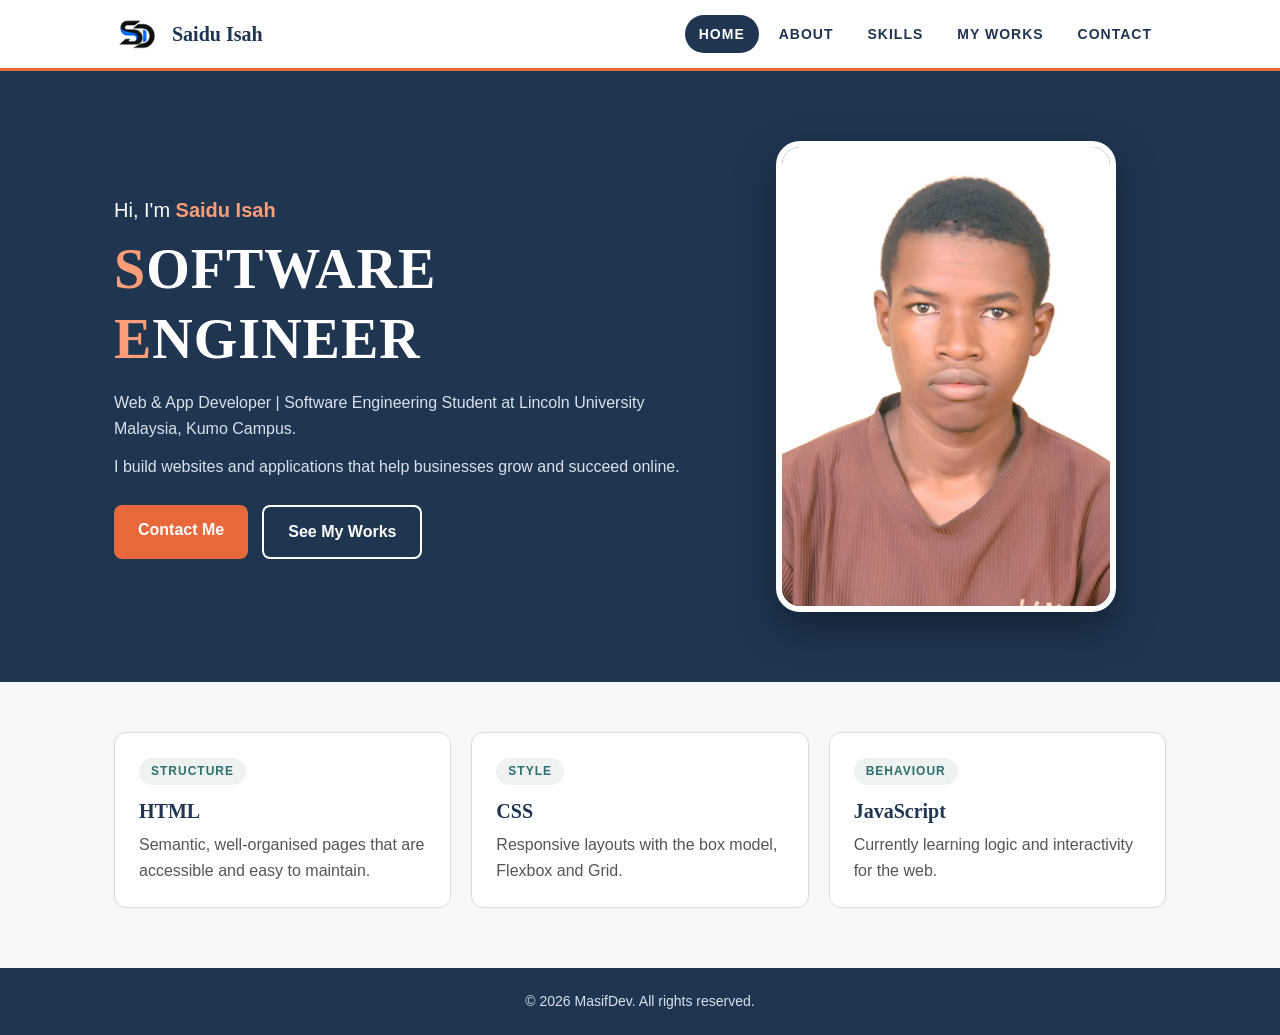
<file: index.html>
<!DOCTYPE html>
<html lang="en">
<head>
  <meta charset="UTF-8">
  <meta name="viewport" content="width=device-width, initial-scale=1.0">
  <title>Home | Saidu Isah</title>
  <link rel="stylesheet" href="css/styles.css">
</head>
<body>
  <header>
    <nav class="navbar">
      <a class="site-name" href="index.html">
        <img src="images/logo.png" alt="SD logo">
        <span>Saidu Isah</span>
      </a>
      <div class="nav-links">
        <a href="index.html" class="active">HOME</a>
        <a href="about.html">ABOUT</a>
        <a href="skills.html">SKILLS</a>
        <a href="projects.html">MY WORKS</a>
        <a href="contact.html">CONTACT</a>
      </div>
    </nav>
  </header>

  <main class="home">
    <section class="hero">
      <div class="hero-inner">
        <div class="hero-text">
          <p class="hello">Hi, I'm <span>Saidu Isah</span></p>
          <h1><span>S</span>OFTWARE <span>E</span>NGINEER</h1>
          <p class="tagline">Web &amp; App Developer | Software Engineering Student at Lincoln University Malaysia, Kumo Campus.</p>
          <p class="tagline">I build websites and applications that help businesses grow and succeed online.</p>
          <div class="hero-buttons">
            <a class="btn" href="https://wa.me/2349063900844" target="_blank" rel="noopener">Contact Me</a>
            <a class="btn btn-outline" href="projects.html">See My Works</a>
          </div>
        </div>
        <div class="hero-photo">
          <img src="images/passport.jpg" alt="Portrait of Saidu Isah">
        </div>
      </div>
    </section>

    <section class="highlights-wrap">
      <div class="highlights">
        <article class="card">
          <span class="badge">STRUCTURE</span>
          <h3>HTML</h3>
          <p>Semantic, well-organised pages that are accessible and easy to maintain.</p>
        </article>
        <article class="card">
          <span class="badge">STYLE</span>
          <h3>CSS</h3>
          <p>Responsive layouts with the box model, Flexbox and Grid.</p>
        </article>
        <article class="card">
          <span class="badge">BEHAVIOUR</span>
          <h3>JavaScript</h3>
          <p>Currently learning logic and interactivity for the web.</p>
        </article>
      </div>
    </section>
  </main>
  <footer>
    <p>&copy; 2026 MasifDev. All rights reserved.</p>
  </footer>
</body>
</html>
</file>
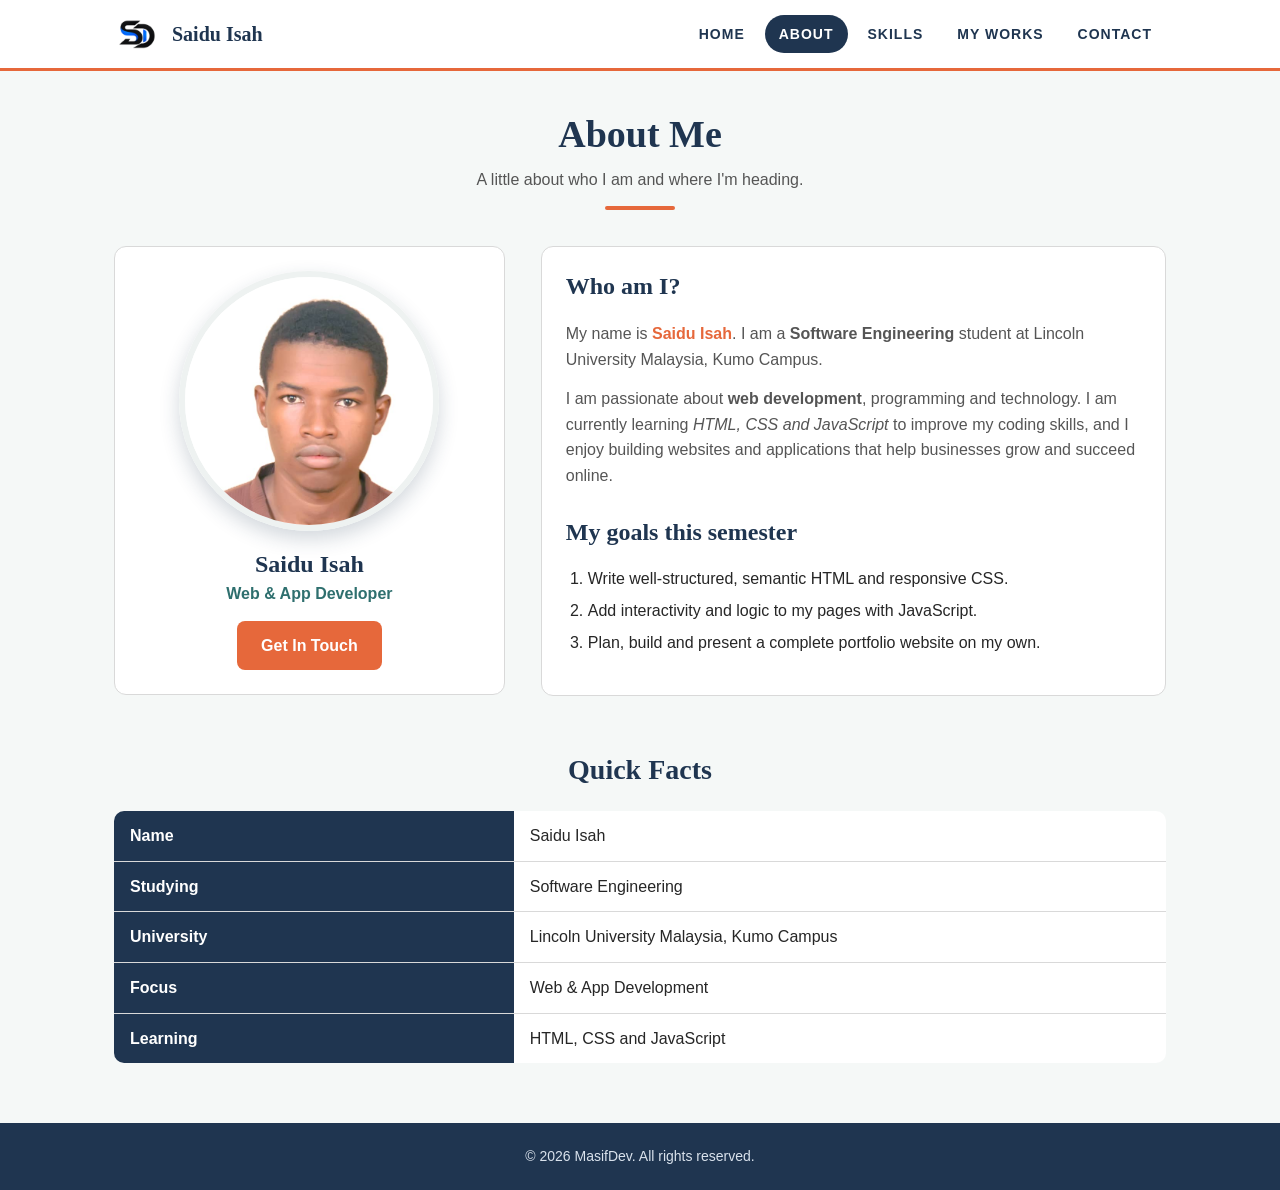
<file: about.html>
<!DOCTYPE html>
<html lang="en">
<head>
  <meta charset="UTF-8">
  <meta name="viewport" content="width=device-width, initial-scale=1.0">
  <title>About | Saidu Isah</title>
  <link rel="stylesheet" href="css/styles.css">
</head>
<body>
  <header>
    <nav class="navbar">
      <a class="site-name" href="index.html">
        <img src="images/logo.png" alt="SD logo">
        <span>Saidu Isah</span>
      </a>
      <div class="nav-links">
        <a href="index.html">HOME</a>
        <a href="about.html" class="active">ABOUT</a>
        <a href="skills.html">SKILLS</a>
        <a href="projects.html">MY WORKS</a>
        <a href="contact.html">CONTACT</a>
      </div>
    </nav>
  </header>

  <main>
    <section class="page-title">
      <h1>About Me</h1>
      <p>A little about who I am and where I'm heading.</p>
      <div class="accent-line"></div>
    </section>

    <div class="about-grid">
      <aside class="card profile-card">
        <img src="images/passport.jpg" alt="Portrait of Saidu Isah">
        <h2>Saidu Isah</h2>
        <p class="role">Web &amp; App Developer</p>
        <a class="btn" href="contact.html">Get In Touch</a>
      </aside>

      <article class="card about-text">
        <h2>Who am I?</h2>
        <p>
          My name is <span class="highlight">Saidu Isah</span>. I am a
          <strong>Software Engineering</strong> student at Lincoln University
          Malaysia, Kumo Campus.
        </p>
        <p>
          I am passionate about <strong>web development</strong>, programming and
          technology. I am currently learning <em>HTML, CSS and JavaScript</em>
          to improve my coding skills, and I enjoy building websites and
          applications that help businesses grow and succeed online.
        </p>

        <h2>My goals this semester</h2>
        <ol class="goals">
          <li>Write well-structured, semantic HTML and responsive CSS.</li>
          <li>Add interactivity and logic to my pages with JavaScript.</li>
          <li>Plan, build and present a complete portfolio website on my own.</li>
        </ol>
      </article>
    </div>

    <h2 class="section-heading">Quick Facts</h2>
    <table>
      <tr><th>Name</th><td>Saidu Isah</td></tr>
      <tr><th>Studying</th><td>Software Engineering</td></tr>
      <tr><th>University</th><td>Lincoln University Malaysia, Kumo Campus</td></tr>
      <tr><th>Focus</th><td>Web &amp; App Development</td></tr>
      <tr><th>Learning</th><td>HTML, CSS and JavaScript</td></tr>
    </table>
  </main>
  <footer>
    <p>&copy; 2026 MasifDev. All rights reserved.</p>
  </footer>
</body>
</html>
</file>
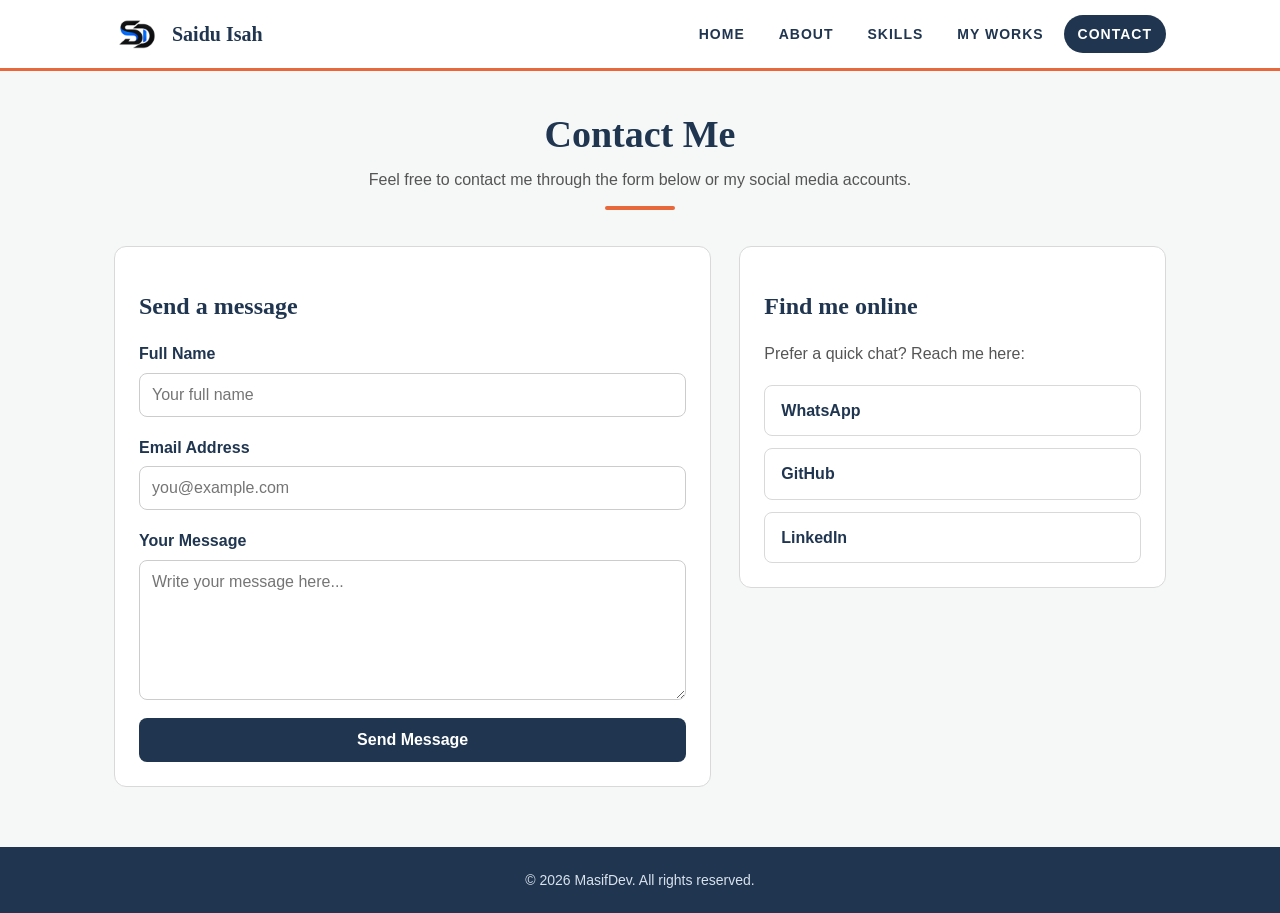
<file: contact.html>
<!DOCTYPE html>
<html lang="en">
<head>
  <meta charset="UTF-8">
  <meta name="viewport" content="width=device-width, initial-scale=1.0">
  <title>Contact | Saidu Isah</title>
  <link rel="stylesheet" href="css/styles.css">
</head>
<body>
  <header>
    <nav class="navbar">
      <a class="site-name" href="index.html">
        <img src="images/logo.png" alt="SD logo">
        <span>Saidu Isah</span>
      </a>
      <div class="nav-links">
        <a href="index.html">HOME</a>
        <a href="about.html">ABOUT</a>
        <a href="skills.html">SKILLS</a>
        <a href="projects.html">MY WORKS</a>
        <a href="contact.html" class="active">CONTACT</a>
      </div>
    </nav>
  </header>

  <main>
    <section class="page-title">
      <h1>Contact Me</h1>
      <p>Feel free to contact me through the form below or my social media accounts.</p>
      <div class="accent-line"></div>
    </section>

    <div class="contact-grid">
      <section class="card">
        <h2>Send a message</h2>
        <form action="#" method="post">
          <label for="name">Full Name</label>
          <input type="text" id="name" name="name" placeholder="Your full name" required>

          <label for="email">Email Address</label>
          <input type="email" id="email" name="email" placeholder="you@example.com" required>

          <label for="message">Your Message</label>
          <textarea id="message" name="message" placeholder="Write your message here..." required></textarea>

          <button type="submit">Send Message</button>
        </form>
      </section>

      <aside class="card">
        <h2>Find me online</h2>
        <p>Prefer a quick chat? Reach me here:</p>
        <div class="contact-links">
          <a href="https://wa.me/2349063900844" target="_blank" rel="noopener">WhatsApp</a>
          <a href="https://github.com/" target="_blank" rel="noopener">GitHub</a>
          <a href="https://linkedin.com/" target="_blank" rel="noopener">LinkedIn</a>
        </div>
      </aside>
    </div>
  </main>
  <footer>
    <p>&copy; 2026 MasifDev. All rights reserved.</p>
  </footer>
</body>
</html>
</file>
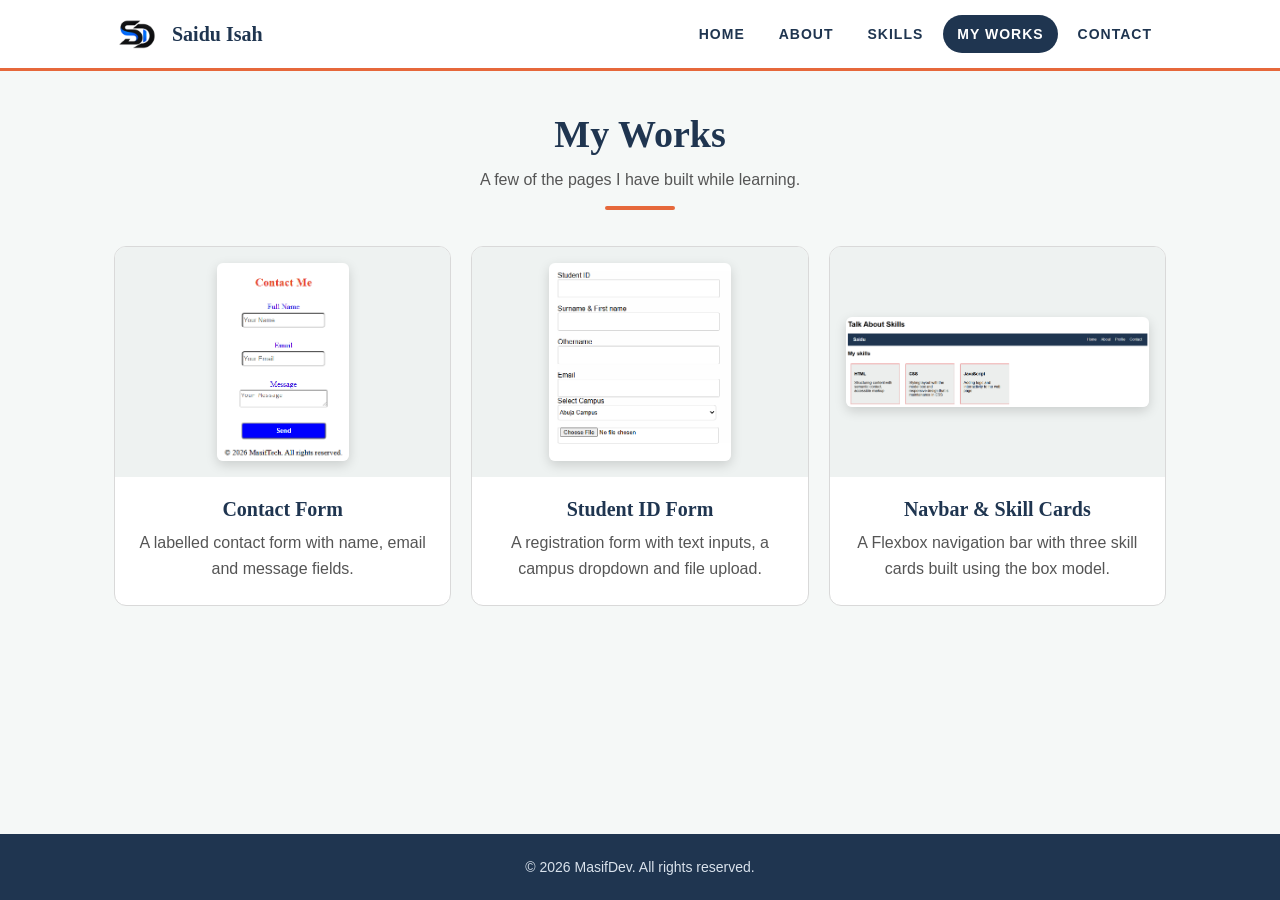
<file: projects.html>
<!DOCTYPE html>
<html lang="en">
<head>
  <meta charset="UTF-8">
  <meta name="viewport" content="width=device-width, initial-scale=1.0">
  <title>My Works | Saidu Isah</title>
  <link rel="stylesheet" href="css/styles.css">
</head>
<body>
  <header>
    <nav class="navbar">
      <a class="site-name" href="index.html">
        <img src="images/logo.png" alt="SD logo">
        <span>Saidu Isah</span>
      </a>
      <div class="nav-links">
        <a href="index.html">HOME</a>
        <a href="about.html">ABOUT</a>
        <a href="skills.html">SKILLS</a>
        <a href="projects.html" class="active">MY WORKS</a>
        <a href="contact.html">CONTACT</a>
      </div>
    </nav>
  </header>

  <main>
    <section class="page-title">
      <h1>My Works</h1>
      <p>A few of the pages I have built while learning.</p>
      <div class="accent-line"></div>
    </section>

    <section class="gallery">
      <article class="card gallery-item">
        <div class="shot"><img src="images/contact-form.png" alt="Screenshot of a contact form page"></div>
        <div class="caption">
          <h3>Contact Form</h3>
          <p>A labelled contact form with name, email and message fields.</p>
        </div>
      </article>
      <article class="card gallery-item">
        <div class="shot"><img src="images/id-card.png" alt="Screenshot of a student ID registration form"></div>
        <div class="caption">
          <h3>Student ID Form</h3>
          <p>A registration form with text inputs, a campus dropdown and file upload.</p>
        </div>
      </article>
      <article class="card gallery-item">
        <div class="shot"><img src="images/navbar.png" alt="Screenshot of a Flexbox navigation bar with skill cards"></div>
        <div class="caption">
          <h3>Navbar &amp; Skill Cards</h3>
          <p>A Flexbox navigation bar with three skill cards built using the box model.</p>
        </div>
      </article>
    </section>
  </main>
  <footer>
    <p>&copy; 2026 MasifDev. All rights reserved.</p>
  </footer>
</body>
</html>
</file>
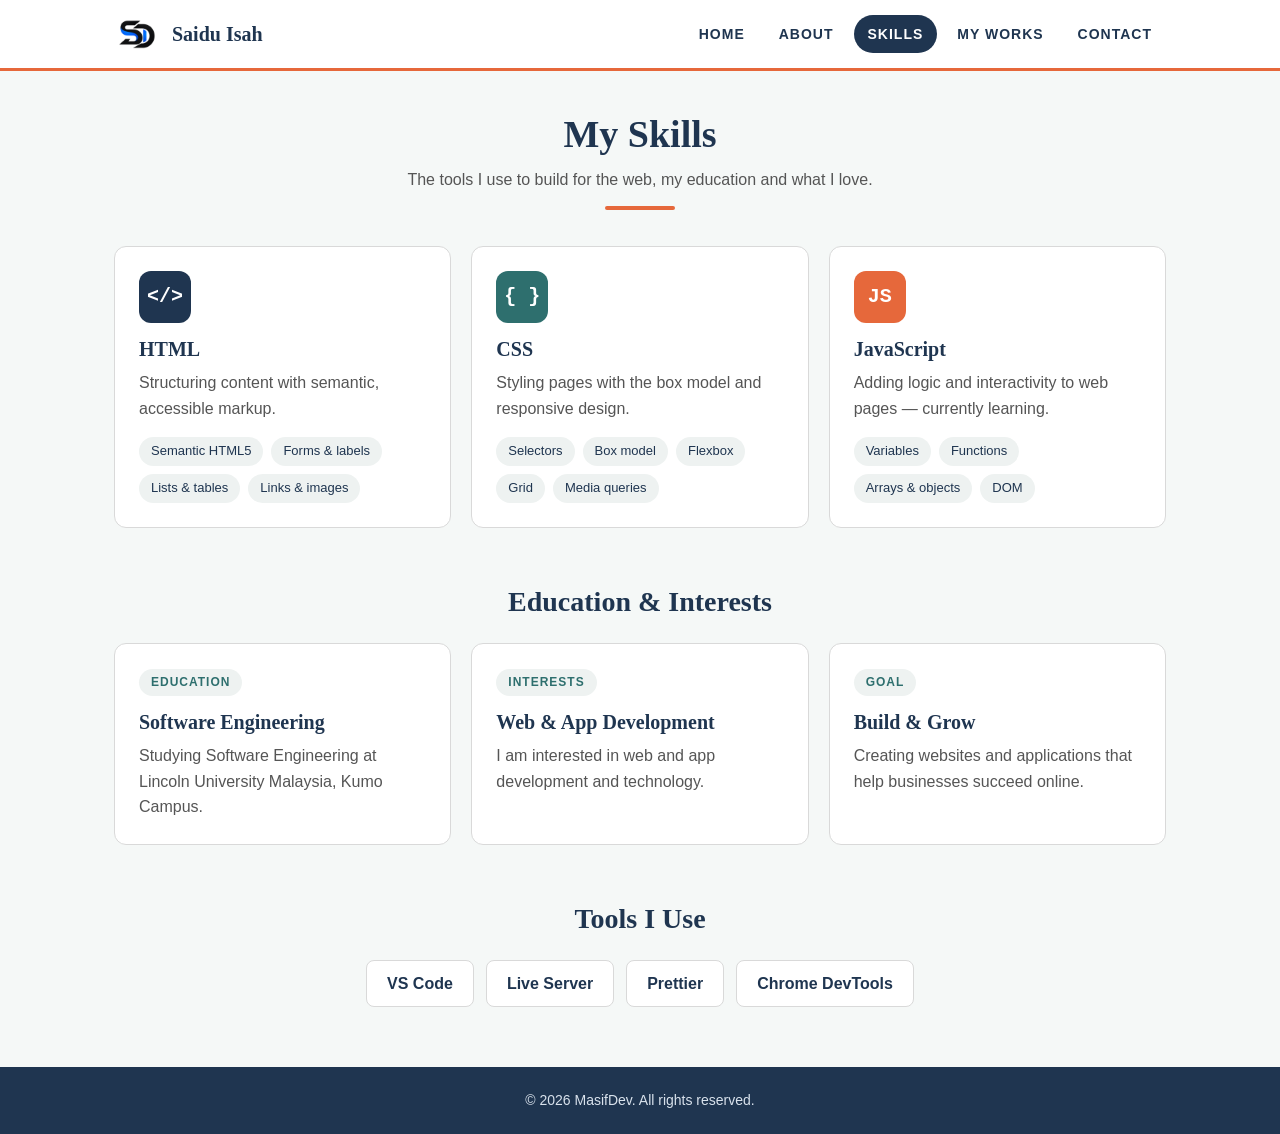
<file: skills.html>
<!DOCTYPE html>
<html lang="en">
<head>
  <meta charset="UTF-8">
  <meta name="viewport" content="width=device-width, initial-scale=1.0">
  <title>Skills | Saidu Isah</title>
  <link rel="stylesheet" href="css/styles.css">
</head>
<body>
  <header>
    <nav class="navbar">
      <a class="site-name" href="index.html">
        <img src="images/logo.png" alt="SD logo">
        <span>Saidu Isah</span>
      </a>
      <div class="nav-links">
        <a href="index.html">HOME</a>
        <a href="about.html">ABOUT</a>
        <a href="skills.html" class="active">SKILLS</a>
        <a href="projects.html">MY WORKS</a>
        <a href="contact.html">CONTACT</a>
      </div>
    </nav>
  </header>

  <main>
    <section class="page-title">
      <h1>My Skills</h1>
      <p>The tools I use to build for the web, my education and what I love.</p>
      <div class="accent-line"></div>
    </section>

    <section class="skills-grid">
      <article class="card">
        <div class="skill-icon">&lt;/&gt;</div>
        <h3>HTML</h3>
        <p>Structuring content with semantic, accessible markup.</p>
        <ul class="tag-list">
          <li>Semantic HTML5</li>
          <li>Forms &amp; labels</li>
          <li>Lists &amp; tables</li>
          <li>Links &amp; images</li>
        </ul>
      </article>
      <article class="card">
        <div class="skill-icon css-icon">{ }</div>
        <h3>CSS</h3>
        <p>Styling pages with the box model and responsive design.</p>
        <ul class="tag-list">
          <li>Selectors</li>
          <li>Box model</li>
          <li>Flexbox</li>
          <li>Grid</li>
          <li>Media queries</li>
        </ul>
      </article>
      <article class="card">
        <div class="skill-icon js-icon">JS</div>
        <h3>JavaScript</h3>
        <p>Adding logic and interactivity to web pages &mdash; currently learning.</p>
        <ul class="tag-list">
          <li>Variables</li>
          <li>Functions</li>
          <li>Arrays &amp; objects</li>
          <li>DOM</li>
        </ul>
      </article>
    </section>

    <h2 class="section-heading">Education &amp; Interests</h2>
    <section class="info-grid">
      <article class="card">
        <span class="badge">EDUCATION</span>
        <h3>Software Engineering</h3>
        <p>Studying Software Engineering at Lincoln University Malaysia, Kumo Campus.</p>
      </article>
      <article class="card">
        <span class="badge">INTERESTS</span>
        <h3>Web &amp; App Development</h3>
        <p>I am interested in web and app development and technology.</p>
      </article>
      <article class="card">
        <span class="badge">GOAL</span>
        <h3>Build &amp; Grow</h3>
        <p>Creating websites and applications that help businesses succeed online.</p>
      </article>
    </section>

    <h2 class="section-heading">Tools I Use</h2>
    <ul class="tools-list">
      <li>VS Code</li>
      <li>Live Server</li>
      <li>Prettier</li>
      <li>Chrome DevTools</li>
    </ul>
  </main>
  <footer>
    <p>&copy; 2026 MasifDev. All rights reserved.</p>
  </footer>
</body>
</html>
</file>
<file: css/styles.css>
* {
  box-sizing: border-box;
}

body {
  margin: 0;
  font-family: 'Segoe UI', Arial, sans-serif;
  color: #262626;
  line-height: 1.6;
  background-color: #f5f8f7;
}

h1, h2, h3 {
  font-family: Georgia, serif;
  color: #1f3550;
  line-height: 1.25;
}

a {
  color: #2e6f6e;
}

img {
  max-width: 100%;
  height: auto;
}

header {
  background-color: #ffffff;
  border-bottom: 3px solid #e6683b;
}

.navbar {
  display: flex;
  flex-wrap: wrap;
  justify-content: space-between;
  align-items: center;
  gap: 12px;
  max-width: 1100px;
  margin: 0 auto;
  padding: 10px 24px;
}

.site-name {
  display: flex;
  align-items: center;
  gap: 10px;
  font-family: Georgia, serif;
  font-weight: bold;
  font-size: 20px;
  color: #1f3550;
  text-decoration: none;
}

.site-name img {
  width: 48px;
  height: 48px;
  object-fit: contain;
}

.nav-links {
  display: flex;
  flex-wrap: wrap;
  gap: 6px;
}

.nav-links a {
  padding: 8px 14px;
  border-radius: 20px;
  font-size: 14px;
  font-weight: bold;
  letter-spacing: 1px;
  text-decoration: none;
  color: #1f3550;
  transition: 0.3s;
}

.nav-links a:hover {
  background-color: #eef2f1;
  color: #e6683b;
}

/* the page you are on */
.nav-links a.active {
  background-color: #1f3550;
  color: #ffffff;
}

main {
  max-width: 1100px;
  margin: 0 auto;
  padding: 40px 24px 60px;
}

.page-title {
  text-align: center;
  margin-bottom: 36px;
}

.page-title h1 {
  margin: 0 0 8px;
  font-size: 38px;
}

.page-title p {
  margin: 0 auto;
  max-width: 560px;
  color: #555555;
}

.page-title .accent-line {
  width: 70px;
  height: 4px;
  margin: 14px auto 0;
  border-radius: 2px;
  background-color: #e6683b;
}

.btn {
  display: inline-block;
  padding: 12px 24px;
  border-radius: 8px;
  font-weight: bold;
  text-decoration: none;
  background-color: #e6683b;
  color: #ffffff;
  transition: 0.3s;
}

.btn:hover {
  background-color: #c9532a;
  transform: translateY(-3px);
}

.btn-outline {
  background-color: transparent;
  color: #ffffff;
  border: 2px solid #ffffff;
}

.btn-outline:hover {
  background-color: #ffffff;
  color: #1f3550;
}

.hero {
  background-color: #1f3550;
  color: #ffffff;
}

.hero-inner {
  display: grid;
  grid-template-columns: 1.3fr 1fr;
  align-items: center;
  gap: 40px;
  max-width: 1100px;
  margin: 0 auto;
  padding: 70px 24px;
}

.hero .hello {
  margin: 0;
  font-size: 20px;
  color: #ffffff;
  font-family: 'Segoe UI', Arial, sans-serif;
}

.hero .hello span {
  color: #ff9d78;
  font-weight: bold;
}

.hero h1 {
  margin: 8px 0 16px;
  font-size: 56px;
  letter-spacing: 1px;
  color: #ffffff;
}

.hero h1 span {
  color: #ff9d78;
}

.hero .tagline {
  margin: 0 0 12px;
  color: #d9e2ec;
}

.hero-buttons {
  display: flex;
  flex-wrap: wrap;
  gap: 14px;
  margin-top: 26px;
}

.hero-photo {
  display: flex;
  justify-content: center;
}

.hero-photo img {
  width: 100%;
  max-width: 340px;
  border: 6px solid #ffffff;
  border-radius: 24px;
  box-shadow: 0 16px 40px rgba(0, 0, 0, 0.35);
  display: block;
  transition: 0.4s;
}

.hero-photo img:hover {
  transform: rotate(-2deg) scale(1.03);
}

.highlights {
  display: grid;
  grid-template-columns: repeat(3, 1fr);
  gap: 20px;
}

main.home {
  max-width: none;
  padding: 0;
}

.highlights-wrap {
  max-width: 1100px;
  margin: 0 auto;
  padding: 50px 24px 60px;
}

.card {
  padding: 24px;
  border: 1px solid #d9d9d9;
  border-radius: 12px;
  background-color: #ffffff;
  transition: 0.3s;
}

.card:hover {
  transform: translateY(-8px);
  box-shadow: 0 10px 24px rgba(31, 53, 80, 0.15);
}

.card h3 {
  margin: 0 0 8px;
  font-size: 20px;
}

.card p {
  margin: 0;
  color: #555555;
}

.card .badge {
  display: inline-block;
  margin-bottom: 14px;
  padding: 4px 12px;
  border-radius: 20px;
  font-size: 12px;
  font-weight: bold;
  letter-spacing: 1px;
  background-color: #eef2f1;
  color: #2e6f6e;
}

.about-grid {
  display: grid;
  grid-template-columns: 1fr 1.6fr;
  gap: 36px;
  align-items: start;
}

.profile-card {
  display: flex;
  flex-direction: column;
  align-items: center;
  text-align: center;
}

.profile-card img {
  width: 100%;
  max-width: 260px;
  aspect-ratio: 1 / 1;
  object-fit: cover;
  object-position: top;
  border-radius: 50%;
  border: 6px solid #eef2f1;
  box-shadow: 0 8px 20px rgba(31, 53, 80, 0.2);
}

.profile-card h2 {
  margin: 18px 0 2px;
  font-size: 24px;
}

.profile-card .role {
  margin: 0 0 14px;
  color: #2e6f6e;
  font-weight: bold;
}

.about-text h2 {
  margin-top: 0;
}

.about-text h2:not(:first-child) {
  margin-top: 28px;
}

.about-text .highlight {
  color: #e6683b;
  font-weight: bold;
}

.goals {
  padding-left: 22px;
}

.goals li {
  margin-bottom: 6px;
}


table {
  width: 100%;
  border-collapse: collapse;
  background-color: #ffffff;
  border-radius: 10px;
  overflow: hidden;
}

th, td {
  padding: 12px 16px;
  text-align: left;
  border-bottom: 1px solid #d9d9d9;
}

th {
  width: 38%;
  background-color: #1f3550;
  color: #ffffff;
}

tr:last-child th,
tr:last-child td {
  border-bottom: none;
}

.skills-grid {
  display: grid;
  grid-template-columns: repeat(3, 1fr);
  gap: 20px;
}

.skill-icon {
  display: flex;
  justify-content: center;
  align-items: center;
  width: 52px;
  height: 52px;
  margin-bottom: 14px;
  border-radius: 12px;
  font-family: 'Courier New', monospace;
  font-size: 20px;
  font-weight: bold;
  color: #ffffff;
  background-color: #1f3550;
}

.skill-icon.css-icon {
  background-color: #2e6f6e;
}

.skill-icon.js-icon {
  background-color: #e6683b;
}

.tag-list {
  display: flex;
  flex-wrap: wrap;
  gap: 8px;
  margin: 16px 0 0;
  padding: 0;
  list-style: none;
}

.tag-list li {
  padding: 4px 12px;
  border-radius: 20px;
  font-size: 13px;
  background-color: #eef2f1;
  color: #1f3550;
}

.section-heading {
  margin: 56px 0 24px;
  text-align: center;
  font-size: 28px;
}

.info-grid {
  display: grid;
  grid-template-columns: repeat(3, 1fr);
  gap: 20px;
}

.tools-list {
  display: flex;
  flex-wrap: wrap;
  justify-content: center;
  gap: 12px;
  margin: 0;
  padding: 0;
  list-style: none;
}

.tools-list li {
  padding: 10px 20px;
  border: 1px solid #d9d9d9;
  border-radius: 8px;
  background-color: #ffffff;
  font-weight: bold;
  color: #1f3550;
}

.gallery {
  display: grid;
  grid-template-columns: repeat(3, 1fr);
  gap: 20px;
}

.gallery-item {
  display: flex;
  flex-direction: column;
  align-items: center;
  padding: 0;
  overflow: hidden;
  text-align: center;
}

.gallery-item .shot {
  display: flex;
  justify-content: center;
  align-items: center;
  width: 100%;
  height: 230px;
  padding: 16px;
  background-color: #eef2f1;
}

.gallery-item .shot img {
  max-height: 100%;
  width: auto;
  border-radius: 6px;
  box-shadow: 0 4px 12px rgba(0, 0, 0, 0.15);
}

.gallery-item .caption {
  padding: 20px 22px 24px;
}

.contact-grid {
  display: grid;
  grid-template-columns: 1.4fr 1fr;
  gap: 28px;
  align-items: start;
}

form {
  display: flex;
  flex-direction: column;
}

label {
  margin-bottom: 6px;
  font-weight: bold;
  color: #1f3550;
}

input,
textarea {
  margin-bottom: 18px;
  padding: 12px;
  border: 1px solid #cccccc;
  border-radius: 8px;
  font-family: inherit;
  font-size: 16px;
}

input:focus,
textarea:focus {
  outline: 3px solid #bfe0de;
  border-color: #2e6f6e;
}

textarea {
  height: 140px;
  resize: vertical;
}

button {
  padding: 13px;
  border: none;
  border-radius: 8px;
  font-family: inherit;
  font-size: 16px;
  font-weight: bold;
  cursor: pointer;
  background-color: #1f3550;
  color: #ffffff;
  transition: 0.3s;
}

button:hover {
  background-color: #e6683b;
}

.contact-links {
  display: flex;
  flex-direction: column;
  gap: 12px;
  margin-top: 18px;
}

.contact-links a {
  display: block;
  padding: 12px 16px;
  border: 1px solid #d9d9d9;
  border-radius: 8px;
  font-weight: bold;
  text-decoration: none;
  color: #1f3550;
  transition: 0.3s;
}

.contact-links a:hover {
  background-color: #1f3550;
  color: #ffffff;
}

footer {
  padding: 22px 24px;
  text-align: center;
  background-color: #1f3550;
  color: #d9e2ec;
}

footer p {
  margin: 0;
  font-size: 14px;
}

@media (max-width: 900px) {
  .hero-inner {
    grid-template-columns: 1fr;
    text-align: center;
    padding: 50px 24px;
  }

  .hero-buttons {
    justify-content: center;
  }

  .hero-photo {
    order: -1;
  }

  .hero-photo img {
    max-width: 260px;
  }

  .about-grid,
  .contact-grid {
    grid-template-columns: 1fr;
  }

  .skills-grid,
  .info-grid,
  .highlights,
  .gallery {
    grid-template-columns: repeat(2, 1fr);
  }
}

@media (max-width: 600px) {
  .navbar {
    justify-content: center;
    padding: 10px 16px;
  }

  .nav-links {
    justify-content: center;
  }

  .nav-links a {
    padding: 7px 10px;
    font-size: 13px;
  }

  main {
    padding: 28px 16px 44px;
  }

  .highlights-wrap {
    padding: 36px 16px 44px;
  }

  .page-title h1 {
    font-size: 30px;
  }

  .hero h1 {
    font-size: 36px;
  }

  .hero-inner {
    padding: 36px 16px;
  }

  .skills-grid,
  .info-grid,
  .highlights,
  .gallery {
    grid-template-columns: 1fr;
  }

  th {
    width: 42%;
  }

  th, td {
    padding: 10px 12px;
  }
}


body {
  display: flex;
  flex-direction: column;
  min-height: 100vh;
}

main {
  flex: 1;
  width: 100%;
}

.about-text p {
  margin: 0 0 14px;
}
</file>
